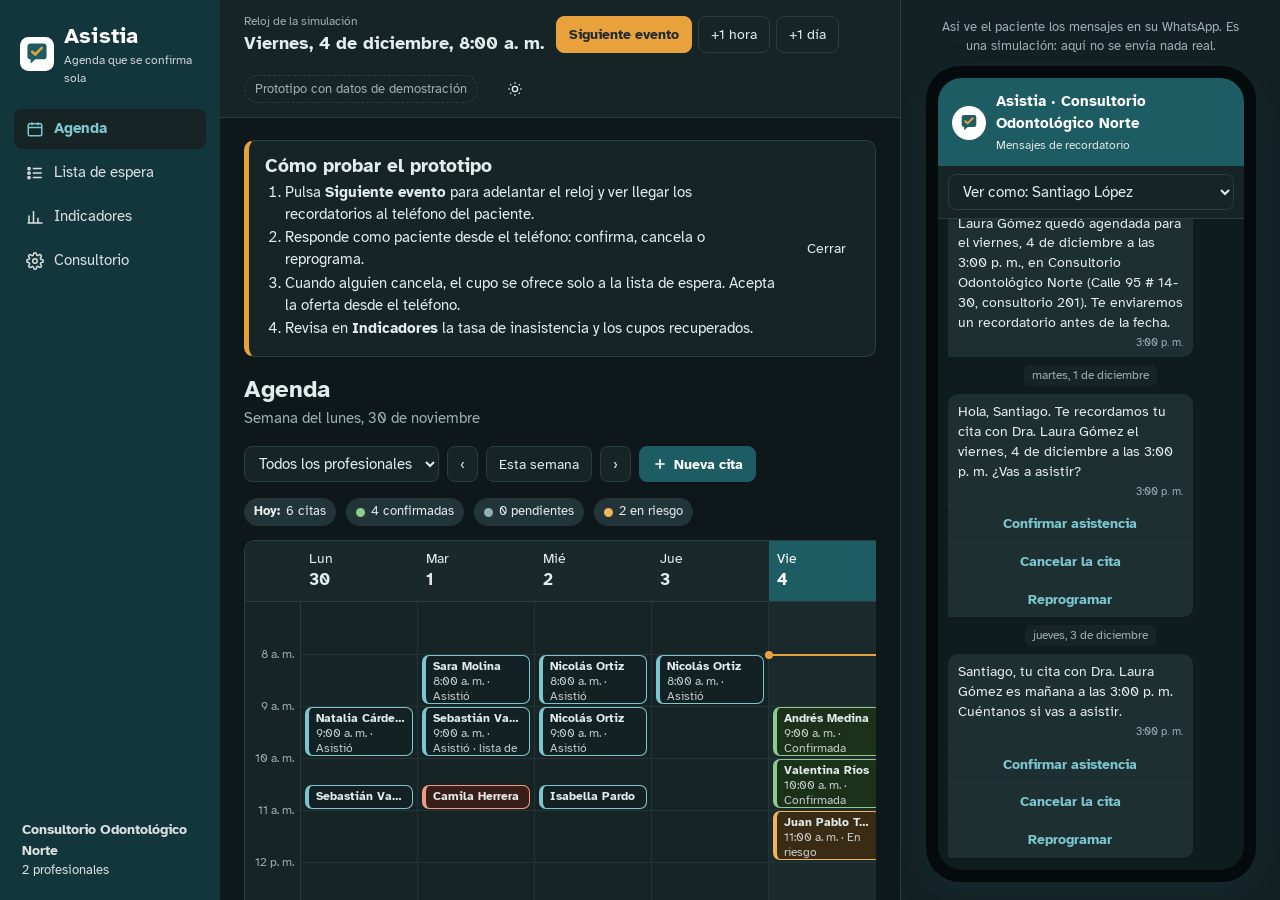
<file: index.html>
<!doctype html>
<html lang="es">
<head>
  <meta charset="utf-8">
  <meta name="viewport" content="width=device-width, initial-scale=1">
  <title>Asistia · Agenda que se confirma sola</title>
  <meta name="description" content="Prototipo funcional de Asistia: agenda web con recordatorios por WhatsApp simulados, confirmación con un toque y lista de espera.">
  <link rel="icon" href="favicon.svg" type="image/svg+xml">
  <script>
    // Modo oscuro por defecto; si la persona eligió claro, se respeta.
    (function () {
      var t = "dark";
      try { if (localStorage.getItem("asistia-tema") === "light") t = "light"; } catch (e) {}
      document.documentElement.dataset.theme = t;
    })();
  </script>
  <meta name="color-scheme" content="dark light">
  <link rel="stylesheet" href="styles.css">
</head>
<body>
  <div id="app"></div>
  <div id="toast" role="status" aria-live="polite"></div>
  <script type="module" src="app.js"></script>
</body>
</html>
</file>
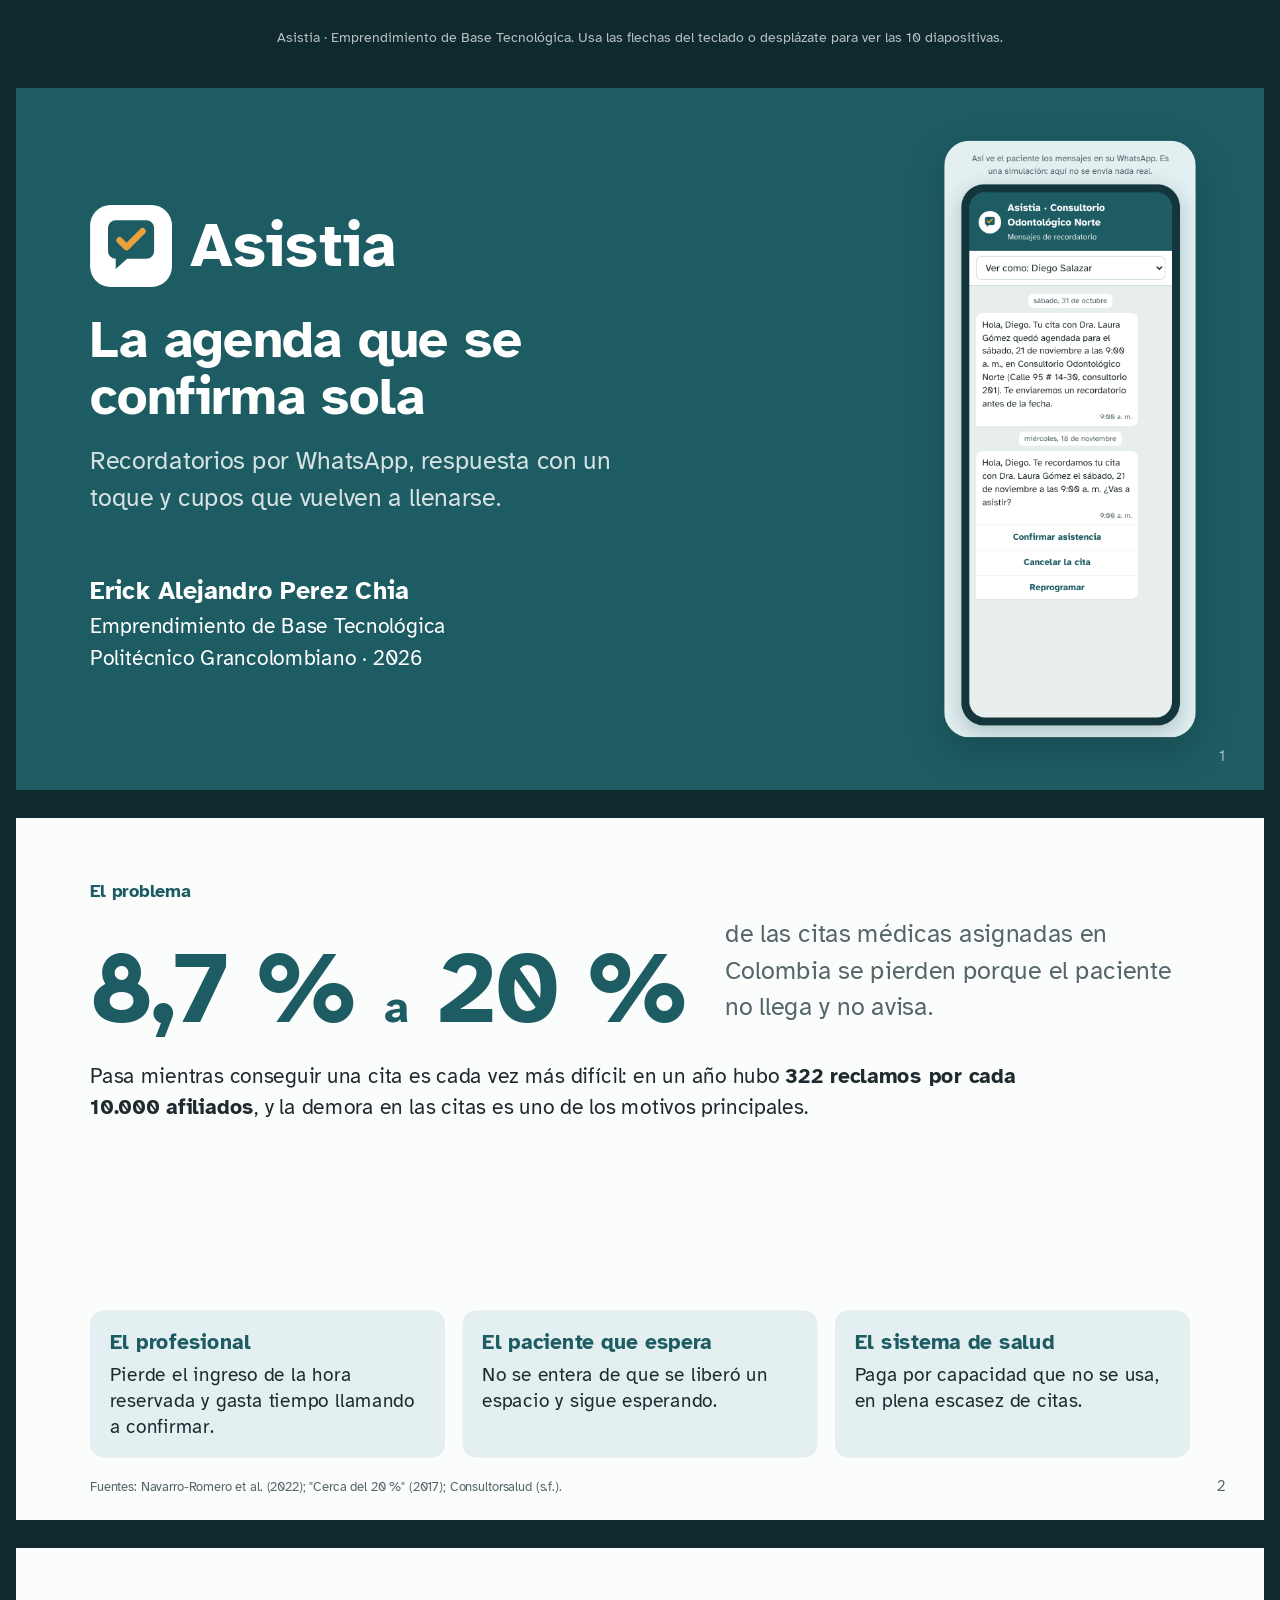
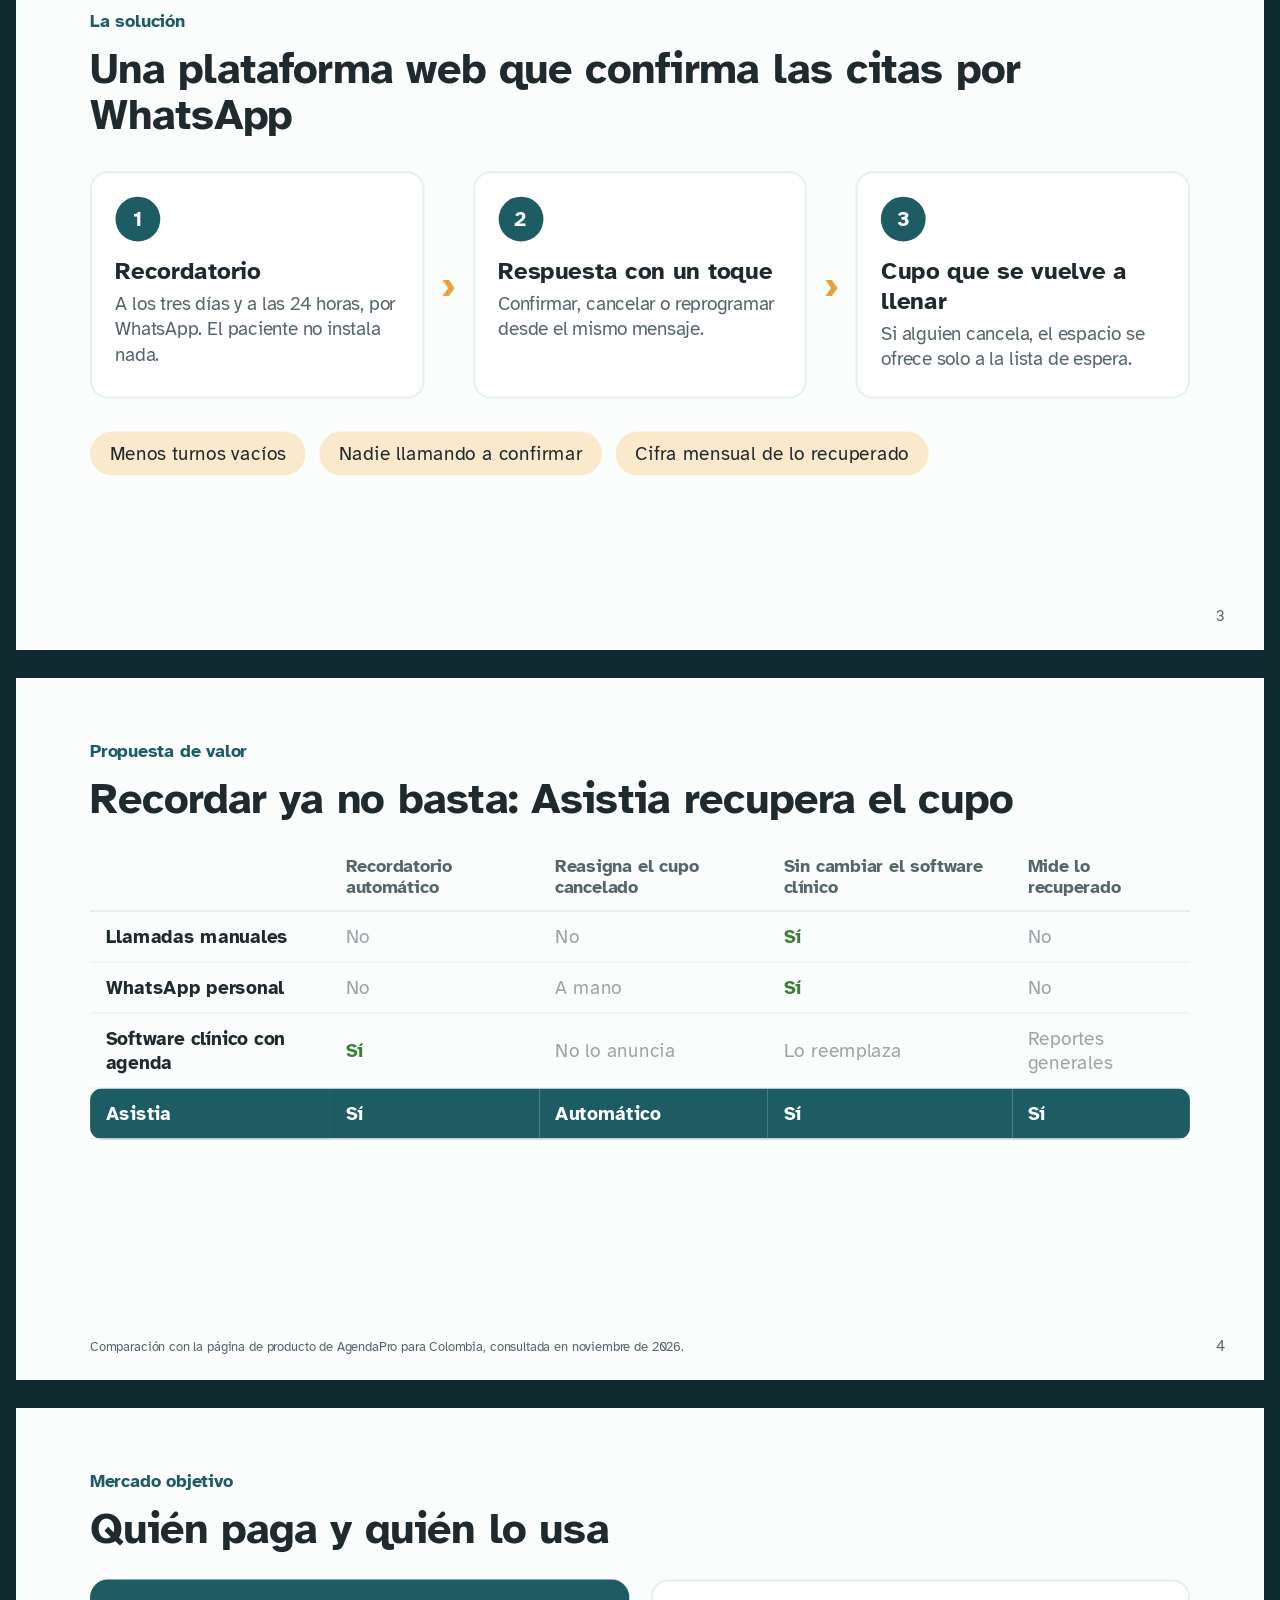
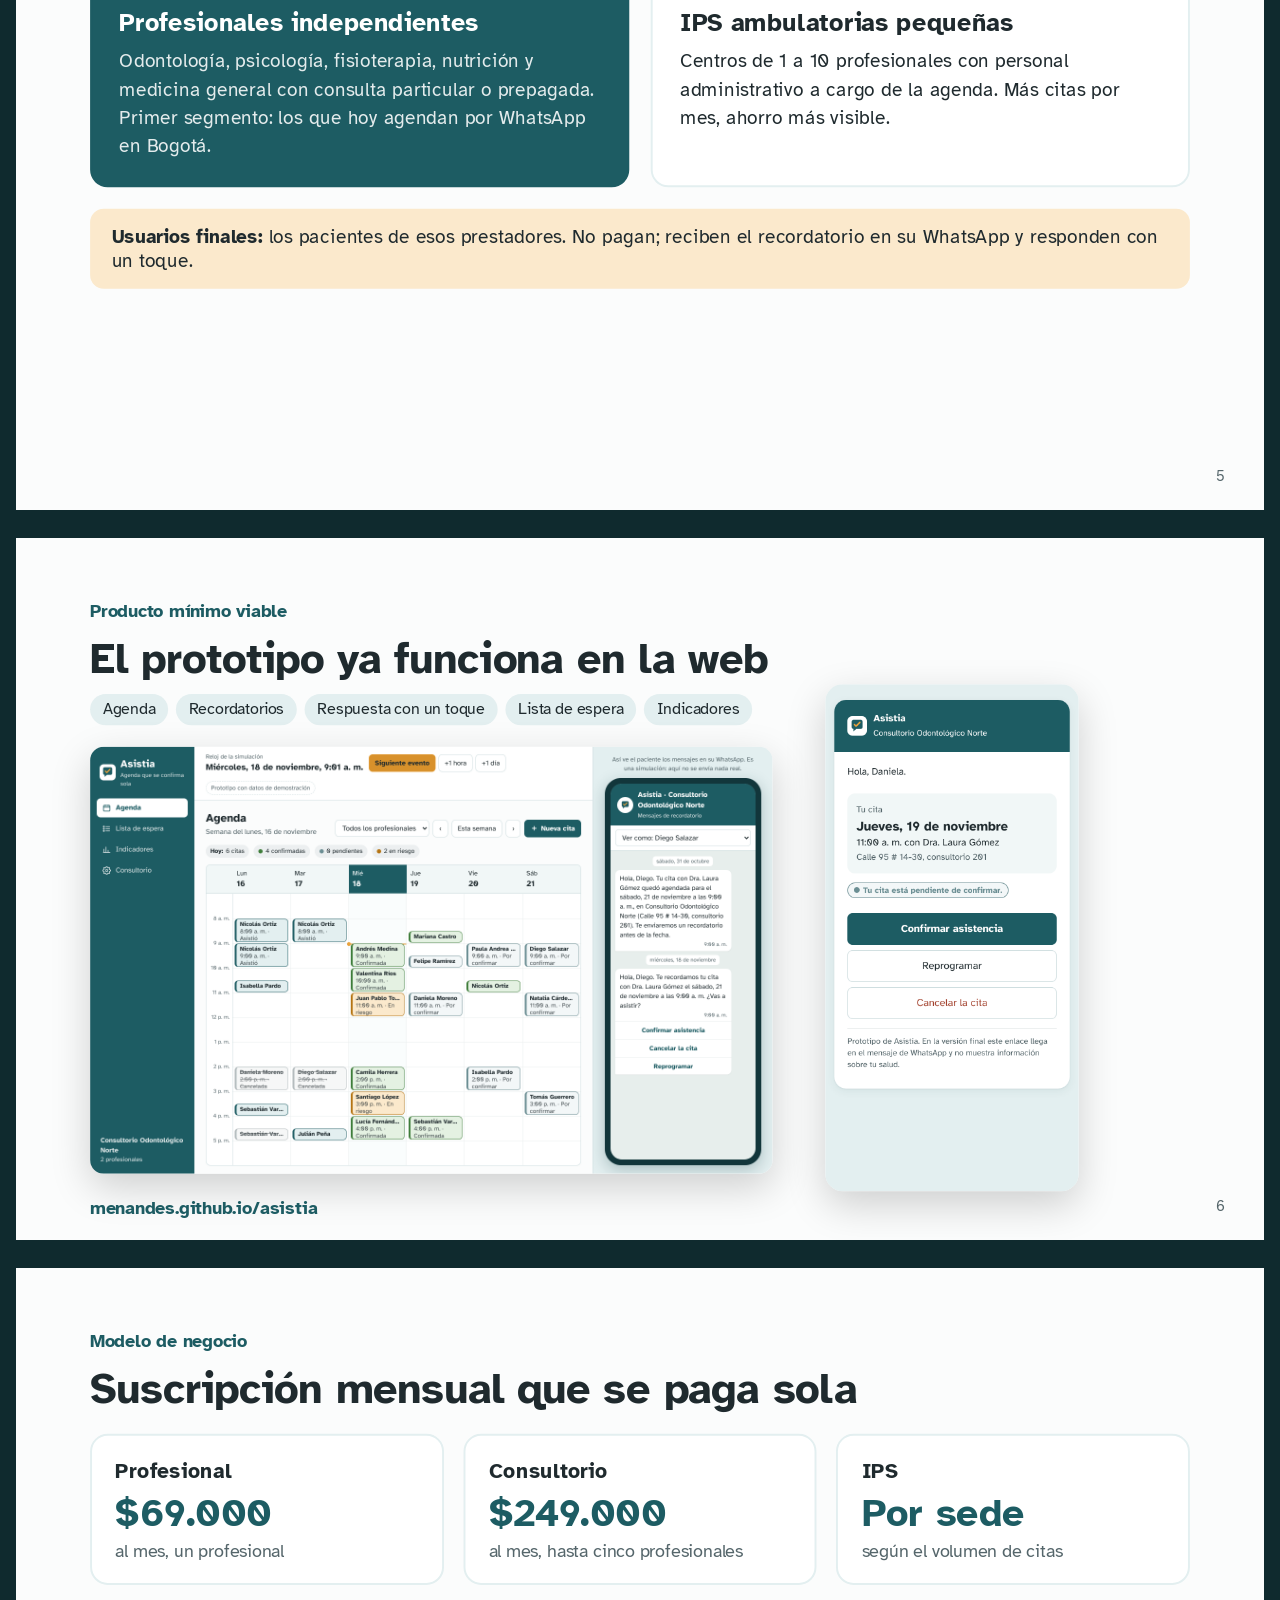
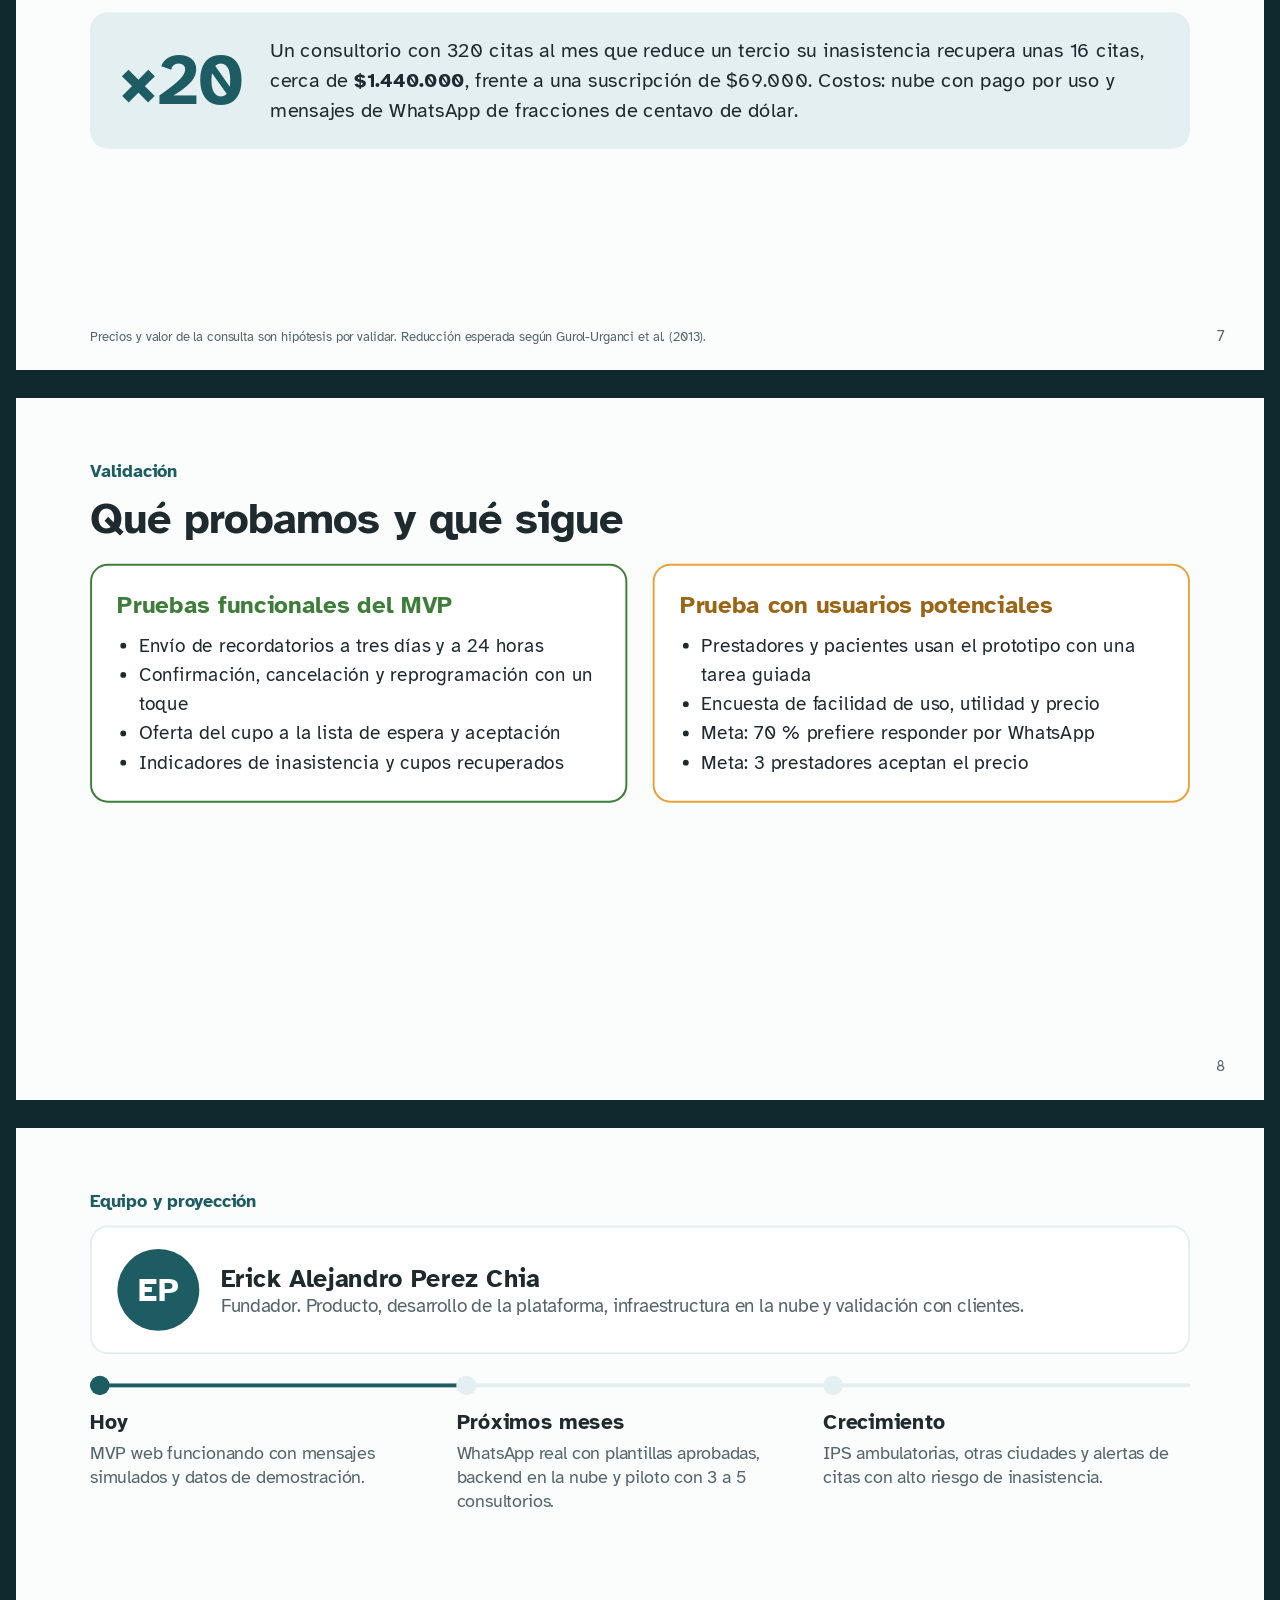
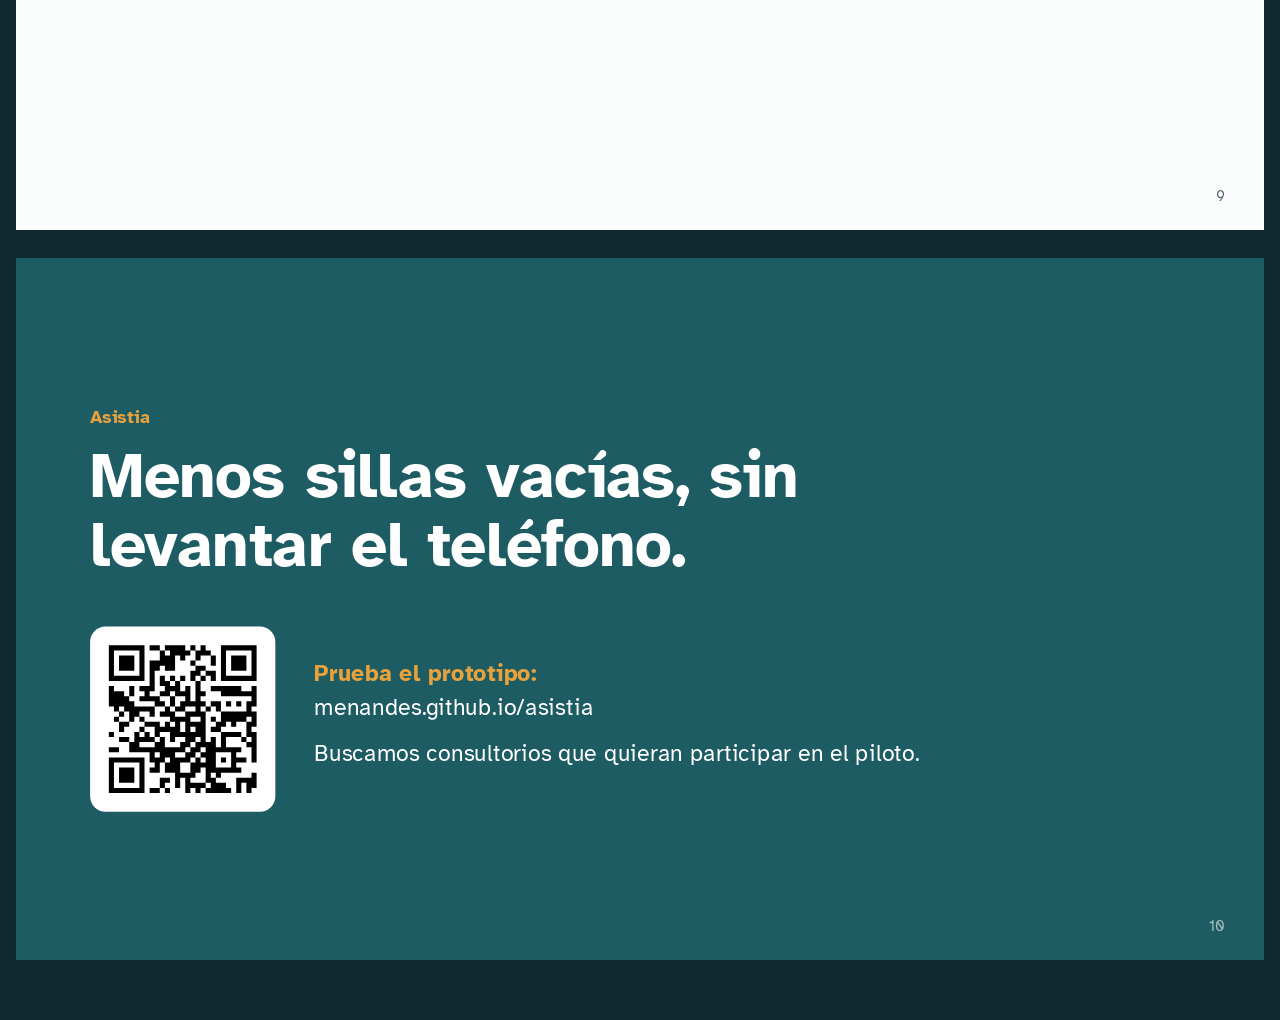
<file: pitch/index.html>
<!doctype html>
<html lang="es">
<head>
<meta charset="utf-8">
<meta name="viewport" content="width=device-width, initial-scale=1">
<title>Asistia · Pitch deck</title>
<link rel="icon" href="../favicon.svg" type="image/svg+xml">
<style>
@font-face { font-family: "Atkinson Hyperlegible"; src: url("../fonts/atkinson-hyperlegible-latin-400-normal.woff2") format("woff2"); font-weight: 400; }
@font-face { font-family: "Atkinson Hyperlegible"; src: url("../fonts/atkinson-hyperlegible-latin-700-normal.woff2") format("woff2"); font-weight: 700; }
:root { --pino: #1D5C63; --pino-osc: #12363B; --bruma: #E3EFF0; --ambar: #E9A23B; --ambar-claro: #FBE9CC; --tinta: #1F2A2E; --tinta-2: #55666B; --verde: #3E7D3A; --ladrillo: #A4432F; --papel: #FBFCFC; }
* { box-sizing: border-box; }
html, body { margin: 0; background: #0f2a2e; font-family: "Atkinson Hyperlegible", system-ui, sans-serif; color: var(--tinta); }
.deck { display: flex; flex-direction: column; align-items: center; gap: 28px; padding: 28px 0 60px; }
.slide { width: 1280px; height: 720px; position: relative; overflow: hidden; background: var(--papel); flex: none; transform-origin: top center; }
.pad { position: absolute; inset: 0; padding: 64px 76px; display: flex; flex-direction: column; }
.num { position: absolute; right: 40px; bottom: 26px; font-size: 15px; color: var(--tinta-2); }
.dark .num { color: rgba(255,255,255,.6); }
.tag { font-size: 18px; color: var(--pino); font-weight: 700; margin-bottom: 14px; }
.dark .tag { color: var(--ambar); }
h1 { font-size: 54px; line-height: 1.08; margin: 0 0 18px; letter-spacing: -.01em; }
h2 { font-size: 44px; line-height: 1.1; margin: 0 0 22px; letter-spacing: -.01em; }
p { font-size: 22px; line-height: 1.45; margin: 0 0 12px; }
.lead { font-size: 26px; color: var(--tinta-2); }
.dark { background: var(--pino); color: #fff; }
.dark .lead { color: rgba(255,255,255,.82); }
.src { position: absolute; left: 76px; bottom: 26px; font-size: 13px; color: var(--tinta-2); max-width: 1000px; }
.dark .src { color: rgba(255,255,255,.65); }
.logo { display: flex; align-items: center; gap: 18px; }
.logo svg { width: 84px; height: 84px; }
.logo b { font-size: 64px; letter-spacing: .005em; }
.row { display: flex; gap: 28px; }
.grow { flex: 1; }
img.shot { border-radius: 14px; box-shadow: 0 14px 40px rgba(0,0,0,.18); display: block; }

/* 1 portada */
.s1 .pad { justify-content: center; }
.s1 .who { margin-top: 44px; font-size: 22px; line-height: 1.5; }
.s1 .who b { font-size: 26px; display: block; }
.s1 img.phone { position: absolute; right: 70px; top: 54px; height: 612px; border-radius: 26px; }

/* 2 problema */
.big { white-space: nowrap; font-size: 104px; font-weight: 700; color: var(--pino); line-height: 1; letter-spacing: -.02em; }
.big small { font-size: 46px; }
.who-list { display: grid; grid-template-columns: repeat(3, 1fr); gap: 18px; margin-top: auto; }
.who-list div { background: var(--bruma); border-radius: 14px; padding: 18px 20px; font-size: 20px; line-height: 1.35; }
.who-list b { display: block; font-size: 22px; color: var(--pino); margin-bottom: 4px; }

/* 3 solución */
.flow { display: grid; grid-template-columns: 1fr 50px 1fr 50px 1fr; align-items: stretch; margin: 10px 0 34px; }
.step { background: #fff; border: 2px solid var(--bruma); border-radius: 18px; padding: 24px 24px; }
.step .k { width: 46px; height: 46px; border-radius: 50%; background: var(--pino); color: #fff; font-weight: 700; font-size: 22px; display: grid; place-items: center; margin-bottom: 14px; }
.step b { font-size: 25px; display: block; margin-bottom: 6px; }
.step span { font-size: 19px; color: var(--tinta-2); line-height: 1.4; }
.arrow { display: grid; place-items: center; color: var(--ambar); font-size: 38px; font-weight: 700; }
.benefits { display: flex; gap: 14px; }
.benefits span { background: var(--ambar-claro); border-radius: 999px; padding: 10px 20px; font-size: 20px; }

/* 4 propuesta de valor */
table.cmp { border-collapse: collapse; width: 100%; font-size: 20px; }
.cmp th { text-align: left; padding: 12px 16px; font-size: 18px; color: var(--tinta-2); font-weight: 700; border-bottom: 2px solid var(--bruma); }
.cmp td { padding: 13px 16px; border-bottom: 1px solid var(--bruma); }
.cmp td:first-child { font-weight: 700; }
.cmp tr.us td { background: var(--pino); color: #fff; }
.cmp tr.us td:first-child { border-radius: 12px 0 0 12px; }
.cmp tr.us td:last-child { border-radius: 0 12px 12px 0; }
.y { color: var(--verde); font-weight: 700; }
.n { color: #9AA5A8; }
.us .y { color: var(--ambar); }

/* 5 mercado */
.seg { display: grid; grid-template-columns: 1fr 1fr; gap: 22px; margin-top: 6px; }
.seg div { border-radius: 18px; padding: 26px 28px; background: #fff; border: 2px solid var(--bruma); }
.seg div.first { background: var(--pino); color: #fff; border-color: var(--pino); }
.seg b { display: block; font-size: 26px; margin-bottom: 8px; }
.seg p { font-size: 20px; margin: 0; }
.seg .first p { color: rgba(255,255,255,.88); }
.users { margin-top: 22px; background: var(--ambar-claro); border-radius: 14px; padding: 16px 22px; font-size: 20px; }

/* 6 MVP */
.s6 img.desk { position: absolute; left: 76px; top: 214px; width: 700px; }
.s6 img.mob { position: absolute; left: 830px; top: 150px; height: 520px; border-radius: 18px; }
.s6 .feat { position: absolute; left: 76px; top: 160px; display: flex; gap: 8px; max-width: 730px; }
.s6 .feat span { font-size: 16px; white-space: nowrap; background: var(--bruma); border-radius: 999px; padding: 6px 13px; }
.s6 .url { position: absolute; left: 76px; bottom: 22px; font-size: 18px; color: var(--pino); font-weight: 700; }

/* 7 negocio */
.plans { display: grid; grid-template-columns: repeat(3, 1fr); gap: 20px; }
.plan { border: 2px solid var(--bruma); border-radius: 18px; padding: 22px 24px; background: #fff; }
.plan b { display: block; font-size: 22px; }
.plan .price { font-size: 40px; font-weight: 700; color: var(--pino); margin: 6px 0 2px; }
.plan span { font-size: 18px; color: var(--tinta-2); }
.scenario { margin-top: 28px; display: grid; grid-template-columns: auto 1fr; gap: 28px; align-items: center; background: var(--bruma); border-radius: 18px; padding: 24px 30px; }
.scenario .big { font-size: 74px; }
.scenario p { font-size: 21px; margin: 0; }

/* 8 validación */
.cols { display: grid; grid-template-columns: 1fr 1fr; gap: 26px; }
.box { border-radius: 18px; padding: 24px 26px; background: #fff; border: 2px solid var(--bruma); }
.box h3 { font-size: 25px; margin: 0 0 12px; }
.box ul { margin: 0; padding-left: 22px; font-size: 20px; line-height: 1.5; }
.box.done { border-color: var(--verde); }
.box.done h3 { color: var(--verde); }
.box.next h3 { color: #9A6514; }
.box.next { border-color: var(--ambar); }

/* 9 equipo */
.member { display: flex; gap: 22px; align-items: center; background: #fff; border: 2px solid var(--bruma); border-radius: 18px; padding: 22px 26px; }
.avatar { width: 84px; height: 84px; border-radius: 50%; background: var(--pino); color: #fff; font-size: 34px; font-weight: 700; display: grid; place-items: center; flex: none; }
.member b { font-size: 26px; display: block; }
.member span { font-size: 19px; color: var(--tinta-2); }
.road { display: grid; grid-template-columns: repeat(3, 1fr); gap: 0; margin-top: 30px; position: relative; }
.road div { padding: 22px 20px 0 0; border-top: 4px solid var(--bruma); position: relative; }
.road div.now { border-top-color: var(--pino); }
.road div::before { content: ""; position: absolute; top: -12px; left: 0; width: 20px; height: 20px; border-radius: 50%; background: var(--bruma); }
.road div.now::before { background: var(--pino); }
.road b { font-size: 22px; display: block; margin-bottom: 6px; }
.road span { font-size: 18px; color: var(--tinta-2); line-height: 1.4; display: block; }

/* 10 cierre */
.s10 .pad { justify-content: center; }
.s10 h1 { font-size: 66px; max-width: 820px; }
.s10 .cta { display: flex; gap: 40px; align-items: center; margin-top: 30px; }
.s10 .qr { background: #fff; padding: 14px; border-radius: 16px; width: 190px; height: 190px; }
.s10 .qr img { width: 100%; height: 100%; display: block; }
.s10 .cta p { font-size: 24px; }
.s10 .cta b { color: var(--ambar); }

.nav-help { color: rgba(255,255,255,.7); font-size: 14px; text-align: center; }
@media print {
  @page { size: 1280px 720px; margin: 0; }
  html, body { background: #fff; }
  .deck { padding: 0; gap: 0; }
  .slide { transform: none !important; margin: 0 !important; page-break-after: always; break-after: page; }
  .nav-help { display: none; }
}
</style>
</head>
<body>
<div class="deck" id="deck">
<p class="nav-help">Asistia · Emprendimiento de Base Tecnológica. Usa las flechas del teclado o desplázate para ver las 10 diapositivas.</p>

<!-- 1. Portada -->
<section class="slide dark s1" aria-label="Diapositiva 1: Portada">
  <div class="pad">
    <div class="logo"><svg viewBox="0 0 64 64" aria-hidden="true"><rect width="64" height="64" rx="16" fill="#fff"/><path d="M14 18a6 6 0 0 1 6-6h24a6 6 0 0 1 6 6v18a6 6 0 0 1-6 6H29l-9 8v-8a6 6 0 0 1-6-6z" fill="#1D5C63"/><path d="M23 27.5l5.5 5.5L41 20.5" fill="none" stroke="#E9A23B" stroke-width="5" stroke-linecap="round" stroke-linejoin="round"/></svg><b>Asistia</b></div>
    <h1 style="margin-top:26px;max-width:640px">La agenda que se confirma sola</h1>
    <p class="lead" style="max-width:600px">Recordatorios por WhatsApp, respuesta con un toque y cupos que vuelven a llenarse.</p>
    <div class="who"><b>Erick Alejandro Perez Chia</b>Emprendimiento de Base Tecnológica<br>Politécnico Grancolombiano · 2026</div>
  </div>
  <img class="phone shot" src="../img/m2_recordatorio.png" alt="Teléfono con un recordatorio de cita de Asistia">
  <span class="num">1</span>
</section>

<!-- 2. Problema -->
<section class="slide s2" aria-label="Diapositiva 2: Problema">
  <div class="pad">
    <div class="tag">El problema</div>
    <div class="row" style="align-items:flex-end;gap:40px">
      <div class="big">8,7 % <small>a</small> 20 %</div>
      <p class="lead" style="max-width:520px;margin-bottom:14px">de las citas médicas asignadas en Colombia se pierden porque el paciente no llega y no avisa.</p>
    </div>
    <p style="margin-top:22px;max-width:980px">Pasa mientras conseguir una cita es cada vez más difícil: en un año hubo <b>322 reclamos por cada 10.000 afiliados</b>, y la demora en las citas es uno de los motivos principales.</p>
    <div class="who-list">
      <div><b>El profesional</b>Pierde el ingreso de la hora reservada y gasta tiempo llamando a confirmar.</div>
      <div><b>El paciente que espera</b>No se entera de que se liberó un espacio y sigue esperando.</div>
      <div><b>El sistema de salud</b>Paga por capacidad que no se usa, en plena escasez de citas.</div>
    </div>
  </div>
  <span class="src">Fuentes: Navarro-Romero et al. (2022); "Cerca del 20 %" (2017); Consultorsalud (s.f.).</span>
  <span class="num">2</span>
</section>

<!-- 3. Solución -->
<section class="slide s3" aria-label="Diapositiva 3: Solución">
  <div class="pad">
    <div class="tag">La solución</div>
    <h2>Una plataforma web que confirma las citas por WhatsApp</h2>
    <div class="flow">
      <div class="step"><div class="k">1</div><b>Recordatorio</b><span>A los tres días y a las 24 horas, por WhatsApp. El paciente no instala nada.</span></div>
      <div class="arrow">›</div>
      <div class="step"><div class="k">2</div><b>Respuesta con un toque</b><span>Confirmar, cancelar o reprogramar desde el mismo mensaje.</span></div>
      <div class="arrow">›</div>
      <div class="step"><div class="k">3</div><b>Cupo que se vuelve a llenar</b><span>Si alguien cancela, el espacio se ofrece solo a la lista de espera.</span></div>
    </div>
    <div class="benefits"><span>Menos turnos vacíos</span><span>Nadie llamando a confirmar</span><span>Cifra mensual de lo recuperado</span></div>
  </div>
  <span class="num">3</span>
</section>

<!-- 4. Propuesta de valor -->
<section class="slide s4" aria-label="Diapositiva 4: Propuesta de valor">
  <div class="pad">
    <div class="tag">Propuesta de valor</div>
    <h2>Recordar ya no basta: Asistia recupera el cupo</h2>
    <table class="cmp">
      <thead><tr><th></th><th>Recordatorio automático</th><th>Reasigna el cupo cancelado</th><th>Sin cambiar el software clínico</th><th>Mide lo recuperado</th></tr></thead>
      <tbody>
        <tr><td>Llamadas manuales</td><td class="n">No</td><td class="n">No</td><td class="y">Sí</td><td class="n">No</td></tr>
        <tr><td>WhatsApp personal</td><td class="n">No</td><td class="n">A mano</td><td class="y">Sí</td><td class="n">No</td></tr>
        <tr><td>Software clínico con agenda</td><td class="y">Sí</td><td class="n">No lo anuncia</td><td class="n">Lo reemplaza</td><td class="n">Reportes generales</td></tr>
        <tr class="us"><td>Asistia</td><td class="y">Sí</td><td class="y">Automático</td><td class="y">Sí</td><td class="y">Sí</td></tr>
      </tbody>
    </table>
  </div>
  <span class="src">Comparación con la página de producto de AgendaPro para Colombia, consultada en noviembre de 2026.</span>
  <span class="num">4</span>
</section>

<!-- 5. Mercado objetivo -->
<section class="slide s5" aria-label="Diapositiva 5: Mercado objetivo">
  <div class="pad">
    <div class="tag">Mercado objetivo</div>
    <h2>Quién paga y quién lo usa</h2>
    <div class="seg">
      <div class="first"><b>Profesionales independientes</b><p>Odontología, psicología, fisioterapia, nutrición y medicina general con consulta particular o prepagada. Primer segmento: los que hoy agendan por WhatsApp en Bogotá.</p></div>
      <div><b>IPS ambulatorias pequeñas</b><p>Centros de 1 a 10 profesionales con personal administrativo a cargo de la agenda. Más citas por mes, ahorro más visible.</p></div>
    </div>
    <div class="users"><b>Usuarios finales:</b> los pacientes de esos prestadores. No pagan; reciben el recordatorio en su WhatsApp y responden con un toque.</div>
  </div>
  <span class="num">5</span>
</section>

<!-- 6. MVP -->
<section class="slide s6" aria-label="Diapositiva 6: MVP">
  <div class="pad">
    <div class="tag">Producto mínimo viable</div>
    <h2 style="margin:0">El prototipo ya funciona en la web</h2>
  </div>
  <div class="feat"><span>Agenda</span><span>Recordatorios</span><span>Respuesta con un toque</span><span>Lista de espera</span><span>Indicadores</span></div>
  <img class="desk shot" src="../img/m1_agenda.png" alt="Agenda de Asistia con el teléfono del paciente">
  <img class="mob shot" src="../img/m11_paciente.png" alt="Página del paciente en el celular">
  <span class="url">menandes.github.io/asistia</span>
  <span class="num">6</span>
</section>

<!-- 7. Modelo de negocio -->
<section class="slide s7" aria-label="Diapositiva 7: Modelo de negocio">
  <div class="pad">
    <div class="tag">Modelo de negocio</div>
    <h2>Suscripción mensual que se paga sola</h2>
    <div class="plans">
      <div class="plan"><b>Profesional</b><div class="price">$69.000</div><span>al mes, un profesional</span></div>
      <div class="plan"><b>Consultorio</b><div class="price">$249.000</div><span>al mes, hasta cinco profesionales</span></div>
      <div class="plan"><b>IPS</b><div class="price">Por sede</div><span>según el volumen de citas</span></div>
    </div>
    <div class="scenario"><div class="big">×20</div><p>Un consultorio con 320 citas al mes que reduce un tercio su inasistencia recupera unas 16 citas, cerca de <b>$1.440.000</b>, frente a una suscripción de $69.000. Costos: nube con pago por uso y mensajes de WhatsApp de fracciones de centavo de dólar.</p></div>
  </div>
  <span class="src">Precios y valor de la consulta son hipótesis por validar. Reducción esperada según Gurol-Urganci et al. (2013).</span>
  <span class="num">7</span>
</section>

<!-- 8. Validación -->
<section class="slide s8" aria-label="Diapositiva 8: Validación">
  <div class="pad">
    <div class="tag">Validación</div>
    <h2>Qué probamos y qué sigue</h2>
    <div class="cols">
      <div class="box done"><h3>Pruebas funcionales del MVP</h3><ul>
        <li>Envío de recordatorios a tres días y a 24 horas</li>
        <li>Confirmación, cancelación y reprogramación con un toque</li>
        <li>Oferta del cupo a la lista de espera y aceptación</li>
        <li>Indicadores de inasistencia y cupos recuperados</li></ul></div>
      <div class="box next"><h3>Prueba con usuarios potenciales</h3><ul>
        <li>Prestadores y pacientes usan el prototipo con una tarea guiada</li>
        <li>Encuesta de facilidad de uso, utilidad y precio</li>
        <li>Meta: 70 % prefiere responder por WhatsApp</li>
        <li>Meta: 3 prestadores aceptan el precio</li></ul></div>
    </div>
  </div>
  <span class="num">8</span>
</section>

<!-- 9. Equipo y proyección -->
<section class="slide s9" aria-label="Diapositiva 9: Equipo y proyección">
  <div class="pad">
    <div class="tag">Equipo y proyección</div>
    <div class="member"><div class="avatar">EP</div><div><b>Erick Alejandro Perez Chia</b><span>Fundador. Producto, desarrollo de la plataforma, infraestructura en la nube y validación con clientes.</span></div></div>
    <div class="road">
      <div class="now"><b>Hoy</b><span>MVP web funcionando con mensajes simulados y datos de demostración.</span></div>
      <div><b>Próximos meses</b><span>WhatsApp real con plantillas aprobadas, backend en la nube y piloto con 3 a 5 consultorios.</span></div>
      <div><b>Crecimiento</b><span>IPS ambulatorias, otras ciudades y alertas de citas con alto riesgo de inasistencia.</span></div>
    </div>
  </div>
  <span class="num">9</span>
</section>

<!-- 10. Cierre -->
<section class="slide dark s10" aria-label="Diapositiva 10: Cierre">
  <div class="pad">
    <div class="tag">Asistia</div>
    <h1>Menos sillas vacías, sin levantar el teléfono.</h1>
    <div class="cta">
      <div class="qr"><img src="../img/qr-mvp.svg" alt="Código QR del prototipo"></div>
      <div><p><b>Prueba el prototipo:</b><br>menandes.github.io/asistia</p><p>Buscamos consultorios que quieran participar en el piloto.</p></div>
    </div>
  </div>
  <span class="num">10</span>
</section>
</div>
<script>
  // Escala las diapositivas al ancho de la ventana y permite navegar con el teclado.
  const slides = [...document.querySelectorAll('.slide')];
  function fit() {
    if (matchMedia('print').matches) return;
    const s = Math.min(1, (window.innerWidth - 32) / 1280);
    slides.forEach((el) => { el.style.transform = `scale(${s})`; el.style.marginBottom = `${(s - 1) * 720}px`; });
  }
  addEventListener('resize', fit); fit();
  addEventListener('keydown', (e) => {
    const i = slides.findIndex((el) => el.getBoundingClientRect().top > 10) - 1;
    const cur = i < -1 ? slides.length - 1 : Math.max(0, i === -2 ? slides.length - 1 : i);
    if (['ArrowDown', 'ArrowRight', 'PageDown', ' '].includes(e.key)) { e.preventDefault(); slides[Math.min(slides.length - 1, cur + 1)].scrollIntoView({ behavior: 'smooth' }); }
    if (['ArrowUp', 'ArrowLeft', 'PageUp'].includes(e.key)) { e.preventDefault(); slides[Math.max(0, cur - 1)].scrollIntoView({ behavior: 'smooth' }); }
  });
</script>
</body>
</html>
</file>
<file: styles.css>
@font-face { font-family: "Atkinson Hyperlegible"; src: url("fonts/atkinson-hyperlegible-latin-400-normal.woff2") format("woff2"); font-weight: 400; font-style: normal; font-display: swap; }
@font-face { font-family: "Atkinson Hyperlegible"; src: url("fonts/atkinson-hyperlegible-latin-700-normal.woff2") format("woff2"); font-weight: 700; font-style: normal; font-display: swap; }
@font-face { font-family: "Atkinson Hyperlegible"; src: url("fonts/atkinson-hyperlegible-latin-400-italic.woff2") format("woff2"); font-weight: 400; font-style: italic; font-display: swap; }
:root {
  --pino: #1D5C63;
  --pino-osc: #144248;
  --bruma: #E3EFF0;
  --bruma-2: #F1F7F7;
  --papel: #FBFCFC;
  --tinta: #1F2A2E;
  --tinta-2: #55666B;
  --linea: #CFDEE0;
  --ambar: #E9A23B;
  --ambar-claro: #FBE9CC;
  --verde: #3E7D3A;
  --verde-claro: #E4F1E2;
  --ladrillo: #A4432F;
  --ladrillo-claro: #F8E6E1;
  --gris-claro: #ECEFF0;
  --chat: #E7EEEC;
  --burbuja: #FFFFFF;
  --burbuja-yo: #D6EFE9;
  --radio: 10px;
  --sombra: 0 1px 2px rgba(20, 66, 72, .08), 0 4px 14px rgba(20, 66, 72, .06);
  /* superficies y acentos que cambian con el tema */
  --sup: #FFFFFF;
  --acento: #1D5C63;
  --side: #1D5C63;
  --hoy: #FAFDFD;
  --verde-txt: #3E7D3A;
  --ladrillo-txt: #A4432F;
  --ambar-txt: #9A6514;
  --riesgo: #B57412;
  --prog: #6B8E93;
  --prog-bg: #F3F7F8;
  --anulada: #9AA5A8;
  --anulada-bg: #F4F5F5;
  --toast-bg: #1F2A2E;
  --toast-txt: #FFFFFF;
  --marco: #12363B;
  --barra: #1D5C63;
  color-scheme: light;
  font-family: "Atkinson Hyperlegible", system-ui, sans-serif;
  color: var(--tinta);
  background: var(--papel);
}
/* Modo oscuro: es el predeterminado (index.html pone data-theme="dark" si no hay preferencia guardada) */
:root[data-theme="dark"] {
  --pino-osc: #174A50;
  --bruma: #142124;
  --bruma-2: #18282B;
  --papel: #0E181A;
  --tinta: #E3ECED;
  --tinta-2: #9CB0B4;
  --linea: #2A3E42;
  --ambar-claro: #3A2C14;
  --verde-claro: #1B3119;
  --ladrillo-claro: #3A1F19;
  --gris-claro: #223438;
  --chat: #0F1C1E;
  --burbuja: #1E2F32;
  --burbuja-yo: #1D4642;
  --sombra: 0 1px 2px rgba(0, 0, 0, .4), 0 4px 14px rgba(0, 0, 0, .3);
  --sup: #172426;
  --acento: #7CC7CF;
  --side: #12363B;
  --hoy: #1A2A2D;
  --verde-txt: #8FCB89;
  --ladrillo-txt: #EE9A86;
  --ambar-txt: #F0BE6E;
  --riesgo: #F0B357;
  --prog: #8FB1B6;
  --prog-bg: #1C2C2F;
  --anulada: #7D8B8E;
  --anulada-bg: #1D2729;
  --toast-bg: #E3ECED;
  --toast-txt: #0E181A;
  --marco: #050B0C;
  --barra: #3C8E97;
  color-scheme: dark;
}
* { box-sizing: border-box; }
html, body { margin: 0; height: 100%; }
body { font-size: 15px; line-height: 1.45; }
button, input, select, textarea { font: inherit; color: inherit; }
button { cursor: pointer; }
:focus-visible { outline: 3px solid var(--ambar); outline-offset: 2px; }
h1, h2, h3 { line-height: 1.2; margin: 0; }
h1 { font-size: 1.5rem; }
h2 { font-size: 1.2rem; }
h3 { font-size: 1rem; }
p { margin: 0 0 .6em; }
.muted { color: var(--tinta-2); }
.small { font-size: .85rem; }
.sr-only { position: absolute; width: 1px; height: 1px; overflow: hidden; clip: rect(0 0 0 0); }

/* ------------------------------------------------ estructura */
.shell {
  display: grid;
  grid-template-columns: 220px 1fr 380px;
  grid-template-rows: auto 1fr;
  grid-template-areas: "side top phone" "side main phone";
  height: 100vh;
}
.side { grid-area: side; background: var(--side); color: #fff; display: flex; flex-direction: column; padding: 20px 14px; gap: 22px; }
.top { grid-area: top; border-bottom: 1px solid var(--linea); background: var(--sup); padding: 12px 24px; display: flex; align-items: center; gap: 16px; flex-wrap: wrap; }
.main { grid-area: main; overflow: auto; padding: 22px 24px 40px; }
.phone-col { grid-area: phone; background: var(--bruma); border-left: 1px solid var(--linea); display: flex; flex-direction: column; align-items: center; padding: 18px 16px; overflow: hidden; }

.brand { display: flex; align-items: center; gap: 10px; padding: 0 6px; }
.brand svg { width: 34px; height: 34px; flex: none; }
.brand b { font-size: 1.35rem; letter-spacing: .01em; }
.brand span { display: block; font-size: .78rem; opacity: .8; }
.nav { display: flex; flex-direction: column; gap: 4px; }
.nav a { color: #fff; text-decoration: none; padding: 9px 12px; border-radius: 8px; display: flex; align-items: center; gap: 10px; opacity: .85; }
.nav a:hover { background: rgba(255,255,255,.08); opacity: 1; }
.nav a[aria-current="page"] { background: var(--sup); color: var(--acento); opacity: 1; font-weight: 700; }
.nav svg { width: 18px; height: 18px; flex: none; }
.side .practice { margin-top: auto; font-size: .82rem; opacity: .85; padding: 0 8px; }
.side .practice b { display: block; font-size: .9rem; }

/* ------------------------------------------------ reloj de simulación */
.clock { display: flex; align-items: center; gap: 12px; flex-wrap: wrap; }
.clock-face { display: flex; flex-direction: column; }
.clock-face small { color: var(--tinta-2); font-size: .78rem; }
.clock-face strong { font-size: 1.15rem; }
.clock-face strong time:first-letter { text-transform: uppercase; }
.clock-btns { display: flex; gap: 6px; flex-wrap: wrap; }
.top .spacer { flex: 1; }
.demo-tag { font-size: .8rem; color: var(--tinta-2); border: 1px dashed var(--linea); border-radius: 999px; padding: 4px 10px; }

/* ------------------------------------------------ botones */
.btn { border: 1px solid var(--linea); background: var(--sup); border-radius: 8px; padding: 7px 12px; display: inline-flex; align-items: center; gap: 6px; font-size: .9rem; }
.btn:hover { border-color: var(--acento); }
.btn.primary { background: var(--pino); color: #fff; border-color: var(--pino); font-weight: 700; }
.btn.primary:hover { background: var(--pino-osc); }
.btn.next { background: var(--ambar); border-color: var(--ambar); color: #1F2A2E; font-weight: 700; }
.btn.next:hover { background: #d8912b; }
.btn.danger { color: var(--ladrillo-txt); }
.btn.danger:hover { border-color: var(--ladrillo-txt); }
.btn.ghost { border-color: transparent; background: transparent; }
.btn:disabled { opacity: .5; cursor: not-allowed; }
.btn svg { width: 16px; height: 16px; }
a.btn { text-decoration: none; color: inherit; }

/* ------------------------------------------------ cabeceras de vista */
.view-head { display: flex; align-items: flex-end; justify-content: space-between; gap: 16px; margin-bottom: 16px; flex-wrap: wrap; }
.view-head p { margin: 4px 0 0; color: var(--tinta-2); }
.toolbar { display: flex; gap: 8px; align-items: center; flex-wrap: wrap; }
select.inp, input.inp, textarea.inp { border: 1px solid var(--linea); border-radius: 8px; padding: 7px 10px; background: var(--sup); }
label.fld { display: flex; flex-direction: column; gap: 4px; font-size: .88rem; font-weight: 700; }
label.fld .inp { font-weight: 400; }
label.chk { display: flex; gap: 8px; align-items: flex-start; font-size: .88rem; }

/* ------------------------------------------------ guía de demostración */
.howto { background: var(--sup); border: 1px solid var(--linea); border-left: 5px solid var(--ambar); border-radius: var(--radio); padding: 14px 16px; margin-bottom: 18px; display: grid; grid-template-columns: 1fr auto; gap: 8px 16px; }
.howto ol { margin: 4px 0 0; padding-left: 20px; }
.howto li { margin: 2px 0; }

/* ------------------------------------------------ resumen del día */
.daybar { display: flex; gap: 10px; flex-wrap: wrap; margin-bottom: 14px; }
.pill { display: inline-flex; align-items: center; gap: 6px; padding: 4px 10px; border-radius: 999px; font-size: .82rem; background: var(--gris-claro); }
.pill i { width: 9px; height: 9px; border-radius: 50%; display: inline-block; }

/* ------------------------------------------------ agenda semanal */
.week { display: grid; grid-template-columns: 56px repeat(6, minmax(110px, 1fr)); border: 1px solid var(--linea); border-radius: var(--radio); background: var(--sup); overflow: hidden; min-width: 760px; }
.week-wrap { overflow-x: auto; }
.wk-h { padding: 8px 8px; border-bottom: 1px solid var(--linea); font-size: .85rem; background: var(--bruma-2); position: sticky; top: 0; }
.wk-h.today { background: var(--pino); color: #fff; }
.wk-h b { display: block; font-size: 1.05rem; }
.wk-times { position: relative; border-right: 1px solid var(--linea); }
.wk-time { position: absolute; right: 6px; font-size: .72rem; color: var(--tinta-2); transform: translateY(-50%); }
.wk-col { position: relative; border-right: 1px solid var(--gris-claro); }
.wk-col:last-child { border-right: 0; }
.wk-col.today { background: var(--hoy); }
.wk-line { position: absolute; left: 0; right: 0; border-top: 1px solid var(--gris-claro); }
.wk-now { position: absolute; left: 0; right: 0; border-top: 2px solid var(--ambar); z-index: 1; }
.wk-now::before { content: ""; position: absolute; left: -4px; top: -5px; width: 8px; height: 8px; border-radius: 50%; background: var(--ambar); }
.appt { position: absolute; left: 4px; right: 4px; border-radius: 7px; padding: 3px 7px; font-size: .78rem; line-height: 1.2; border: 1px solid; border-left-width: 4px; text-align: left; overflow: hidden; z-index: 2; background: var(--sup); }
.appt b { display: block; white-space: nowrap; overflow: hidden; text-overflow: ellipsis; }
.appt span { opacity: .85; }
.appt.short { display: flex; align-items: center; }
.appt.short span { display: none; }
.appt:hover { filter: brightness(.97); }
.st-programada { --c: var(--prog); --bg: var(--prog-bg); }
.st-confirmada { --c: var(--verde-txt); --bg: var(--verde-claro); }
.st-riesgo { --c: var(--riesgo); --bg: var(--ambar-claro); }
.st-cancelada, .st-reprogramada { --c: var(--anulada); --bg: var(--anulada-bg); }
.st-asistio { --c: var(--acento); --bg: var(--bruma); }
.st-no_asistio { --c: var(--ladrillo-txt); --bg: var(--ladrillo-claro); }
.appt { border-color: var(--c); background: var(--bg); }
.appt.st-cancelada, .appt.st-reprogramada { text-decoration: line-through; opacity: .75; }
.chip { display: inline-flex; align-items: center; gap: 5px; border-radius: 999px; padding: 2px 9px; font-size: .78rem; font-weight: 700; background: var(--bg); color: var(--c); border: 1px solid var(--c); }
.dot { width: 9px; height: 9px; border-radius: 50%; display: inline-block; background: var(--c); }
.flag-espera { font-size: .7rem; font-weight: 700; color: var(--acento); }

/* lista diaria (pantallas pequeñas) */
.daylist { display: none; }
.daylist section { margin-bottom: 16px; }
.daylist h3 { margin-bottom: 6px; }
.dl-item { display: flex; gap: 10px; align-items: center; width: 100%; text-align: left; border: 1px solid var(--linea); background: var(--sup); border-radius: 8px; padding: 8px 10px; margin-bottom: 6px; border-left: 4px solid var(--c); }
.dl-item time { font-weight: 700; min-width: 70px; }

/* ------------------------------------------------ panel lateral de detalle */
.drawer-bg { position: fixed; inset: 0; background: rgba(20, 40, 44, .35); z-index: 40; display: flex; justify-content: flex-end; }
.drawer { width: min(440px, 100%); background: var(--sup); height: 100%; overflow: auto; padding: 22px; box-shadow: -8px 0 24px rgba(0,0,0,.12); display: flex; flex-direction: column; gap: 14px; }
.drawer header { display: flex; justify-content: space-between; align-items: flex-start; gap: 10px; }
.kv { display: grid; grid-template-columns: 110px 1fr; gap: 6px 10px; font-size: .92rem; }
.kv dt { color: var(--tinta-2); }
.kv dd { margin: 0; }
.timeline { list-style: none; margin: 0; padding: 0 0 0 14px; border-left: 2px solid var(--bruma); }
.timeline li { position: relative; padding: 0 0 10px 6px; font-size: .88rem; }
.timeline li::before { content: ""; position: absolute; left: -20px; top: 5px; width: 10px; height: 10px; border-radius: 50%; background: var(--acento); border: 2px solid var(--sup); }
.timeline time { display: block; font-size: .76rem; color: var(--tinta-2); }
.actions { display: flex; flex-wrap: wrap; gap: 8px; }

/* modal */
.modal-bg { position: fixed; inset: 0; background: rgba(20, 40, 44, .4); z-index: 50; display: grid; place-items: center; padding: 16px; }
.modal { background: var(--sup); border-radius: 14px; width: min(520px, 100%); max-height: 92vh; overflow: auto; padding: 22px; display: flex; flex-direction: column; gap: 12px; }
.grid2 { display: grid; grid-template-columns: 1fr 1fr; gap: 10px; }
.err { color: var(--ladrillo-txt); font-size: .88rem; min-height: 1.2em; }

/* ------------------------------------------------ teléfono simulado */
.phone-cap { font-size: .82rem; color: var(--tinta-2); text-align: center; margin-bottom: 10px; max-width: 320px; }
.phone { width: 330px; max-width: 100%; flex: 1; min-height: 0; background: var(--marco); border-radius: 34px; padding: 12px; box-shadow: 0 10px 30px rgba(20, 66, 72, .25); display: flex; flex-direction: column; }
.screen { background: var(--chat); border-radius: 24px; flex: 1; min-height: 0; overflow: hidden; display: flex; flex-direction: column; }
.ph-head { background: var(--pino); color: #fff; padding: 12px 14px 10px; display: flex; align-items: center; gap: 10px; }
.ph-head .av { width: 34px; height: 34px; border-radius: 50%; background: #fff; display: grid; place-items: center; flex: none; }
.ph-head .av svg { width: 26px; height: 26px; }
.ph-head b { display: block; font-size: .95rem; }
.ph-head small { opacity: .85; font-size: .75rem; }
.ph-pick { padding: 8px 10px; background: var(--sup); border-bottom: 1px solid var(--linea); }
.ph-pick select { width: 100%; }
.ph-body { flex: 1; overflow-y: auto; padding: 12px 10px; display: flex; flex-direction: column; gap: 8px; }
.ph-day { align-self: center; background: var(--sup); border-radius: 6px; padding: 2px 8px; font-size: .72rem; color: var(--tinta-2); }
.bub { max-width: 86%; background: var(--burbuja); border-radius: 10px 10px 10px 2px; padding: 8px 10px 6px; font-size: .86rem; box-shadow: 0 1px 1px rgba(0,0,0,.06); align-self: flex-start; }
.bub.me { align-self: flex-end; background: var(--burbuja-yo); border-radius: 10px 10px 2px 10px; }
.bub time { display: block; text-align: right; font-size: .68rem; color: var(--tinta-2); margin-top: 2px; }
.bub-acts { display: flex; flex-direction: column; gap: 1px; margin: 6px -10px -6px; border-top: 1px solid var(--gris-claro); }
.bub-acts button { border: 0; background: var(--burbuja); color: var(--acento); font-weight: 700; padding: 8px; font-size: .85rem; }
.bub-acts button + button { border-top: 1px solid var(--gris-claro); }
.bub-acts button:last-child { border-radius: 0 0 10px 2px; }
.bub-acts button:disabled { color: var(--anulada); cursor: default; }
.ph-empty { margin: auto; text-align: center; color: var(--tinta-2); font-size: .88rem; padding: 20px; }
.phone-toggle { display: none; }

/* ------------------------------------------------ página del paciente */
.pt-wrap { min-height: 100vh; background: var(--bruma); display: flex; justify-content: center; padding: 24px 14px; }
.pt { width: min(420px, 100%); background: var(--sup); border-radius: 18px; box-shadow: var(--sombra); overflow: hidden; align-self: flex-start; }
.pt-top { background: var(--pino); color: #fff; padding: 18px 20px; display: flex; gap: 10px; align-items: center; }
.pt-top svg { width: 30px; height: 30px; }
.pt-main { padding: 20px; display: flex; flex-direction: column; gap: 14px; }
.pt-when { background: var(--bruma-2); border-radius: 12px; padding: 14px; }
.pt-when strong { display: block; font-size: 1.25rem; }
.pt-when strong:first-letter { text-transform: uppercase; }
.pt-btns { display: flex; flex-direction: column; gap: 8px; }
.pt-btns .btn { justify-content: center; padding: 12px; font-size: 1rem; }
.slots { display: flex; flex-direction: column; gap: 10px; }
.slots h4 { margin: 0 0 4px; font-size: .9rem; }
.slots h4:first-letter { text-transform: uppercase; }
.slot-row { display: flex; flex-wrap: wrap; gap: 6px; }
.slot-row button { border: 1px solid var(--acento); color: var(--acento); background: var(--sup); border-radius: 8px; padding: 6px 10px; font-weight: 700; }
.slot-row button[aria-pressed="true"] { background: var(--pino); color: #fff; }
.pt-note { font-size: .78rem; color: var(--tinta-2); border-top: 1px solid var(--gris-claro); padding-top: 10px; }
.phone .pt-wrap { min-height: auto; padding: 0; background: transparent; flex: 1; overflow-y: auto; }
.phone .pt { border-radius: 0; box-shadow: none; width: 100%; }
.phone .pt-top { padding: 12px 14px; }

/* ------------------------------------------------ indicadores */
.kpis { display: grid; grid-template-columns: repeat(4, minmax(150px, 1fr)); gap: 12px; margin-bottom: 18px; }
.kpi { background: var(--sup); border: 1px solid var(--linea); border-radius: var(--radio); padding: 14px; }
.kpi .v { font-size: 1.9rem; font-weight: 700; color: var(--acento); line-height: 1.1; }
.kpi .l { font-weight: 700; margin-top: 2px; }
.kpi p { margin: 4px 0 0; color: var(--tinta-2); font-size: .82rem; }
.kpi.good .v { color: var(--verde-txt); }
.panel { background: var(--sup); border: 1px solid var(--linea); border-radius: var(--radio); padding: 16px; margin-bottom: 16px; }
.panel h2 { margin-bottom: 6px; }
.chart svg { width: 100%; height: auto; display: block; }
table.tbl { width: 100%; border-collapse: collapse; font-size: .9rem; }
.tbl th { text-align: left; background: var(--pino); color: #fff; padding: 8px 10px; font-weight: 700; }
.tbl th:first-child { border-top-left-radius: 8px; }
.tbl th:last-child { border-top-right-radius: 8px; }
.tbl td { padding: 8px 10px; border-bottom: 1px solid var(--gris-claro); vertical-align: top; }
.tbl tr:nth-child(even) td { background: var(--bruma-2); }
.cols2 { display: grid; grid-template-columns: 1.3fr 1fr; gap: 16px; align-items: start; }
.form-stack { display: flex; flex-direction: column; gap: 10px; }
.empty { padding: 18px; text-align: center; color: var(--tinta-2); }

#toast { position: fixed; bottom: 18px; left: 50%; transform: translateX(-50%); background: var(--toast-bg); color: var(--toast-txt); padding: 10px 16px; border-radius: 10px; font-size: .9rem; opacity: 0; pointer-events: none; transition: opacity .2s; z-index: 80; max-width: 90vw; }
#toast.show { opacity: 1; }

/* ------------------------------------------------ responsive */
@media (max-width: 1180px) {
  .shell { grid-template-columns: 200px 1fr; grid-template-areas: "side top" "side main"; }
  .phone-col { position: fixed; right: 0; top: 0; bottom: 0; width: 380px; max-width: 100%; z-index: 30; transform: translateX(100%); transition: transform .2s; box-shadow: -8px 0 24px rgba(0,0,0,.15); }
  .phone-col.open { transform: none; }
  .phone-toggle { display: inline-flex; }
  .phone-close { display: inline-flex !important; }
}
@media (max-width: 760px) {
  .shell { grid-template-columns: 1fr; grid-template-rows: auto auto 1fr; grid-template-areas: "side" "top" "main"; height: auto; min-height: 100vh; }
  .side { flex-direction: row; align-items: center; padding: 10px 12px; gap: 10px; flex-wrap: wrap; }
  .nav { flex-direction: row; flex-wrap: wrap; }
  .nav a { padding: 6px 9px; font-size: .85rem; }
  .side .practice { display: none; }
  .top { padding: 10px 14px; }
  .main { padding: 16px 14px 40px; }
  .week-wrap { display: none; }
  .daylist { display: block; }
  .kpis { grid-template-columns: 1fr 1fr; }
  .cols2 { grid-template-columns: 1fr; }
  .grid2 { grid-template-columns: 1fr; }
  .howto { grid-template-columns: 1fr; }
  .howto .btn { justify-self: start; }
}
.phone-close { display: none !important; }
@media (prefers-reduced-motion: reduce) { * { transition: none !important; } }
</file>
